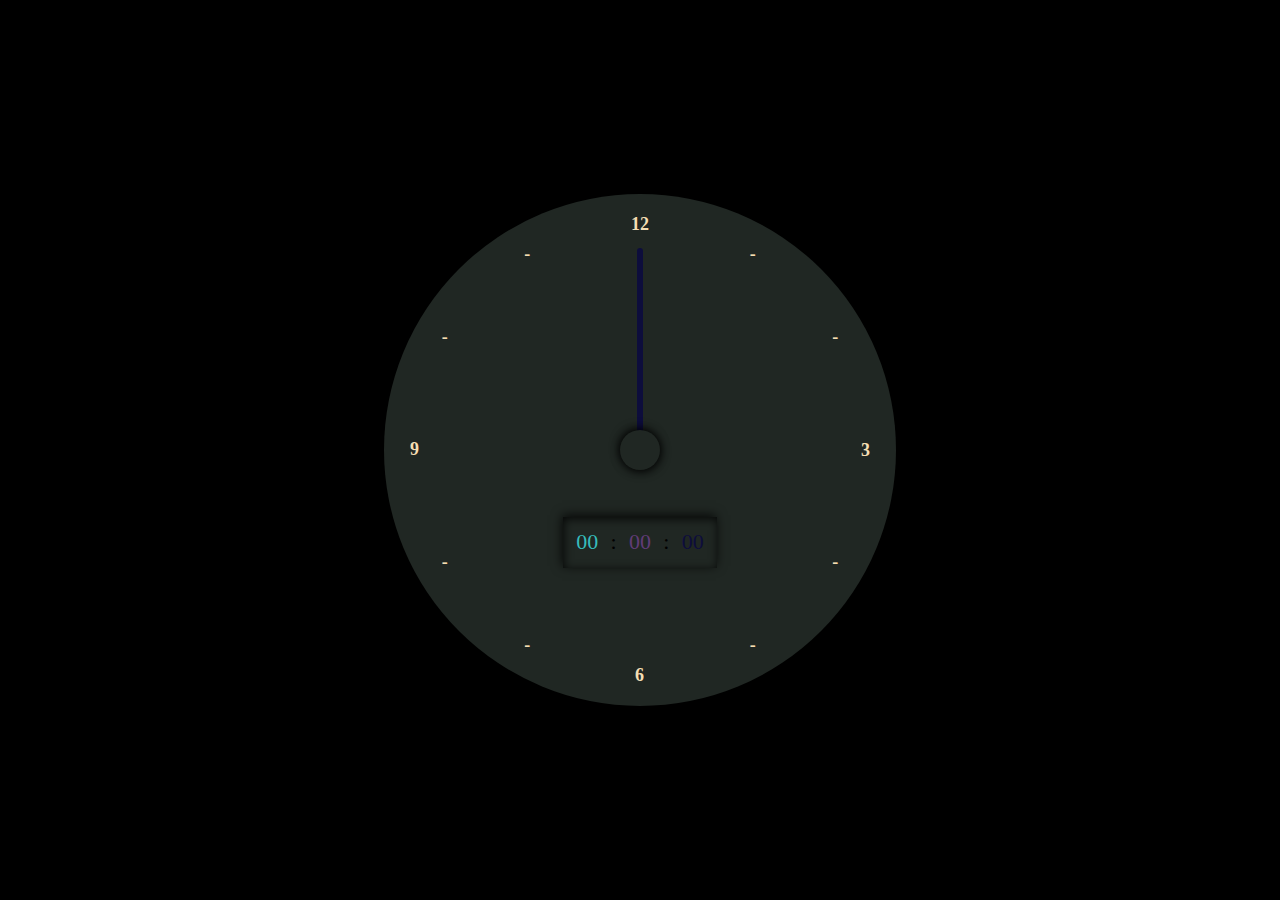
<file: Analog-clock/index.html>
<!DOCTYPE html>
<html lang="en">
<head>
    <meta charset="UTF-8">
    <meta name="viewport" content="width=device-width, initial-scale=1.0">
    <title>Document</title>
    <link rel="stylesheet" href="style.css">
</head>
<body>
<div class="clock">
  <div class="num" style="--v:1"><b>-</b></div>
  <div class="num" style="--v:2"><b>-</b></div>
  <div class="num" style="--v:3"><b>3</b></div>
  <div class="num" style="--v:4"><b>-</b></div>
  <div class="num" style="--v:5"><b>-</b></div>
  <div class="num" style="--v:6"><b>6</b></div>
  <div class="num" style="--v:7"><b>-</b></div>
  <div class="num" style="--v:8"><b>-</b></div>
  <div class="num" style="--v:9"><b>9</b></div>
  <div class="num" style="--v:10"><b>-</b></div>
  <div class="num" style="--v:11"><b>-</b></div>
  <div class="num" style="--v:12"><b>12</b></div>
  <div class="dot">
    </div>
      <div class="digi-clock">
        <div class="dh">00</div>:
        <div class="dm">00</div>:
        <div class="ds ">00</div>
  </div>
  <div class="hour-hand"></div>
  <div class="min-hand"></div>
  <div class="sec-hand"></div>
</div>
</body>
<script src="main.js"></script>
</html>
</file>
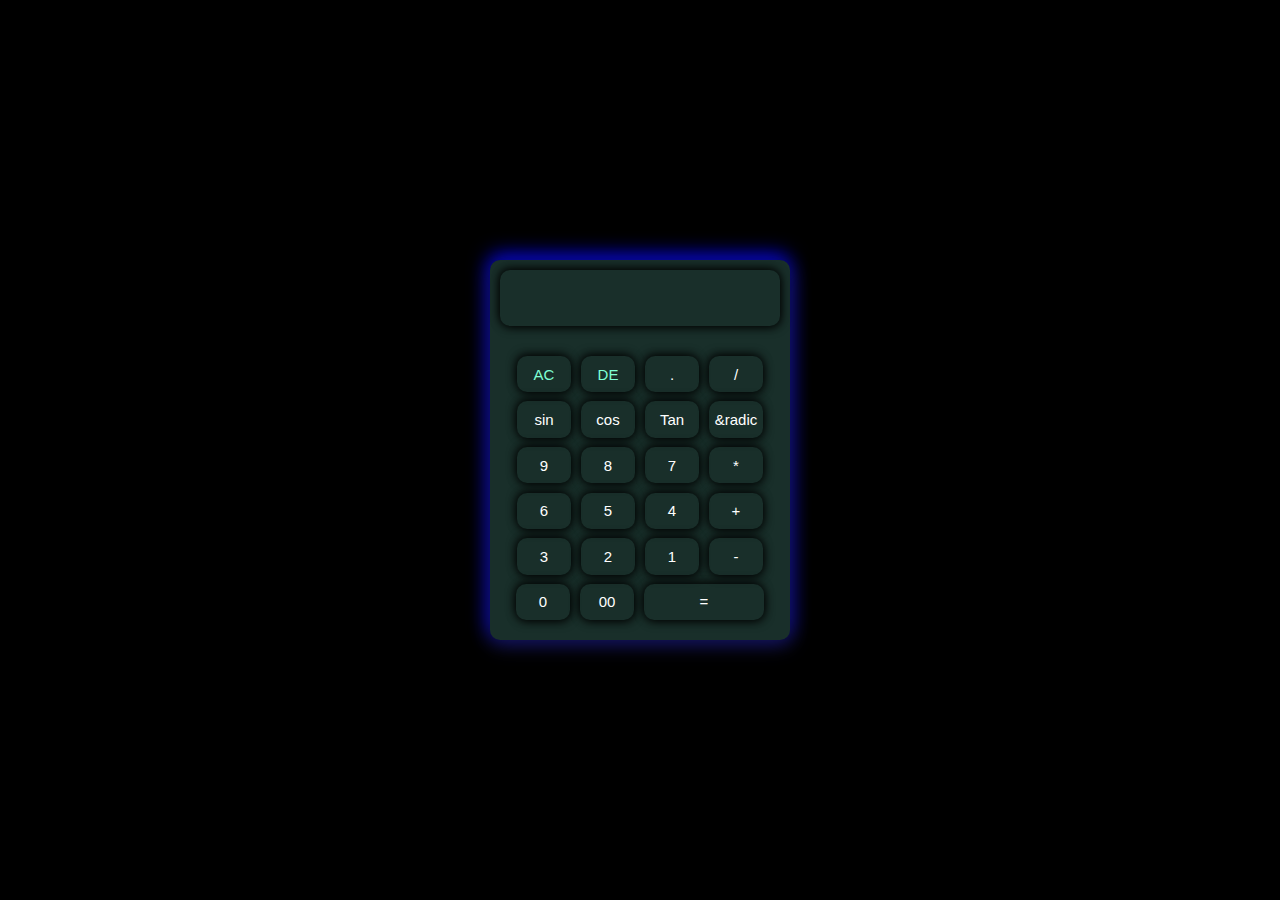
<file: Calculator/index.html>
<!DOCTYPE html>
<html lang="en">
<head>
    <meta charset="UTF-8">
    <meta name="viewport" content="width=device-width, initial-scale=1.0">
    <title>Document</title>
    <link rel="stylesheet" href="style.css">
</head>
<body>
    <div class="calculator">
        <div class="display">
            <input type="text" id="display">
        </div>
 <div class="buttons">
        <div class="row row1">
  <button onclick="document.querySelector('#display').value = ''" style="color: aquamarine;">AC</button>
  <button onclick="document.querySelector('#display').value = document.querySelector('#display').value.toString().slice(0,-1)" style="color: aquamarine;">DE</button>
  <button onclick="document.querySelector('#display').value+= '.'">.</button>
  <button onclick="document.querySelector('#display').value+= '/'">/</button>
        </div>
        <div class="row row2">
       <button onclick="sinf()">sin</button>
  <button onclick="cosf()" >cos</button>
  <button onclick="tanf()">Tan</button>
  <button onclick="sqrf()">&radic</button>
        </div>
        <div class="row row3">
            <button onclick="document.querySelector('#display').value+= 9">9</button>
  <button onclick="document.querySelector('#display').value+= 8">8</button>
  <button onclick="document.querySelector('#display').value+= 7">7</button>
  <button onclick="document.querySelector('#display').value+= '*'">*</button></div>
        <div class="row row4">
            <button onclick="document.querySelector('#display').value+= 6">6</button>
  <button onclick="document.querySelector('#display').value+= 5">5</button>
  <button onclick="document.querySelector('#display').value+= 4">4</button>
  <button onclick="document.querySelector('#display').value+= '+'">+</button></div>
        <div class="row row5">
            <button onclick="document.querySelector('#display').value+= 3">3</button>
  <button onclick="document.querySelector('#display').value+= 2">2</button>
  <button onclick="document.querySelector('#display').value+= 1">1</button>
  <button onclick="document.querySelector('#display').value+= '-'">-</button></div>
        <div class="row row6">
            <button onclick="document.querySelector('#display').value+= 0">0</button>
  <button onclick="document.querySelector('#display').value+= '00'">00</button>
  <button id="equal" onclick="document.querySelector('#display').
  value = eval(document.querySelector('#display').value)">=</button>
</div>
</div>
    </div>
</body>
<script src="main.js"></script>
</html>
</file>
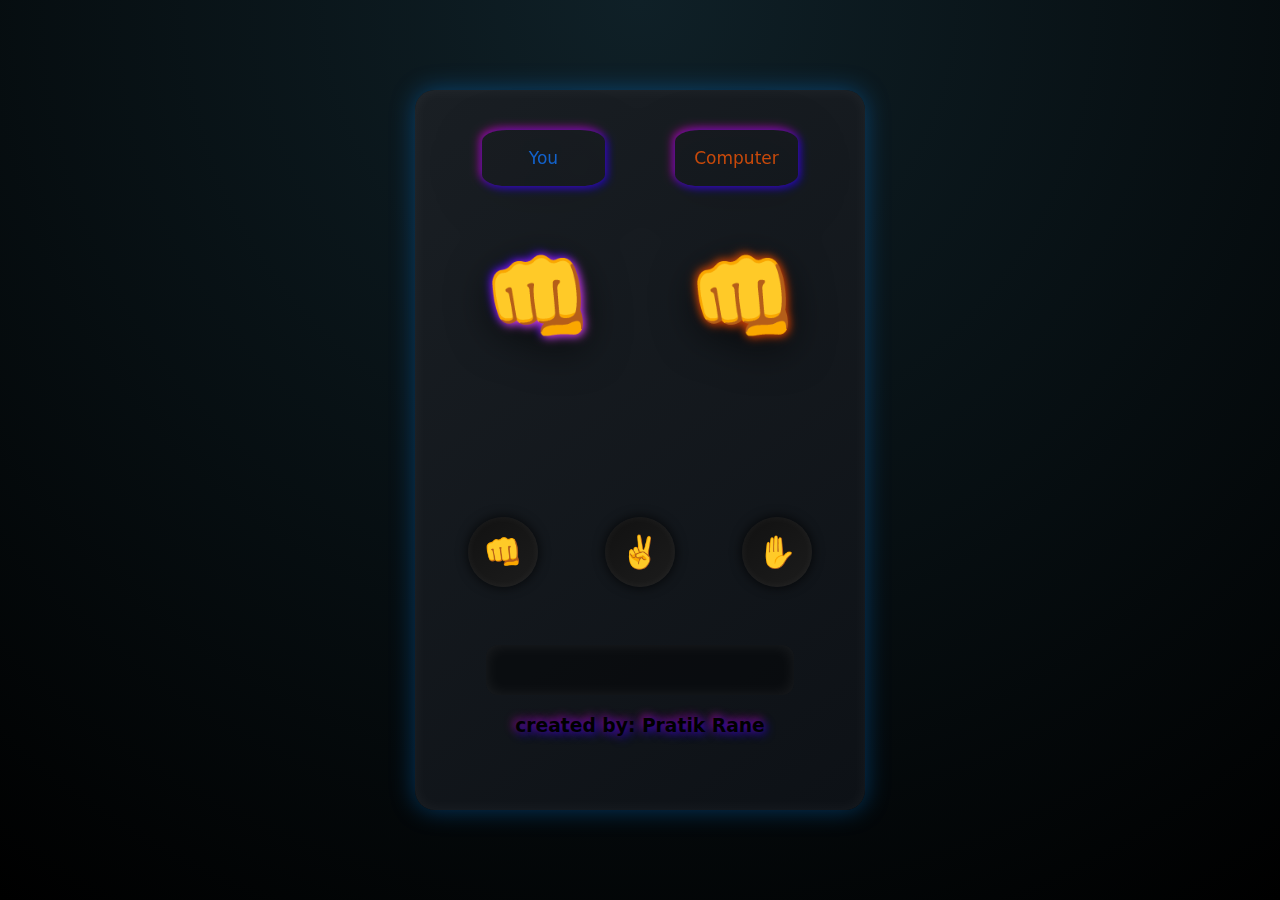
<file: stone-paper-scissors/index.html>
<!DOCTYPE html>
<html lang="en">
<head>
    <meta charset="UTF-8">
    <meta name="viewport" content="width=device-width, initial-scale=1.0">
    <title>Document</title>
    <link rel="stylesheet" href="style.css">
</head>
<body>
    <div class="game">
        
        <div class="hand">
            <div class="heading">
                <div class="you-heading">You</div>
                <div class="computer-heading">Computer</div>   
            </div>
        <div class="you">
         👊
        </div>
        <div class="come">
          👊
        </div>
        </div>
        <div class="choices">
   <div id="rock" class="choice"> 👊</div>
   <div id="scissor" class="choice">✌️</div>
   <div id="paper" class="choice">✋</div>
        </div>
        <div class="result">

        </div>
        <h3>created by: Pratik Rane</h3>
    </div>
</body>
<script src="main.js"></script>
</html>
</file>
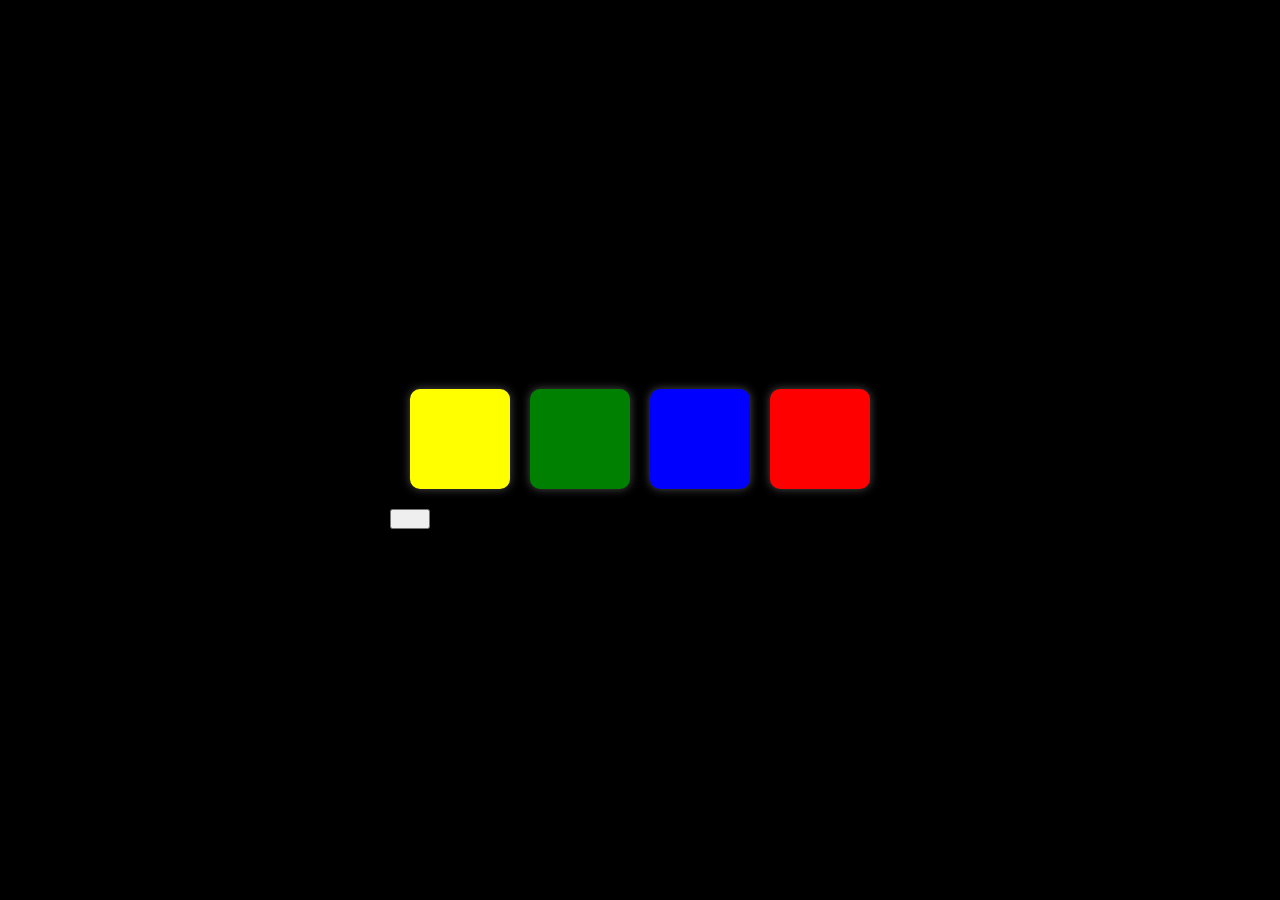
<file: background-color-changer/first.html>
<!DOCTYPE html>
<html lang="en">
<head>
    <meta charset="UTF-8">
    <meta name="viewport" content="width=device-width, initial-scale=1.0">
    <title>Document</title>
    <link rel="stylesheet" href="second.css">
</head>
<body>
    <div>
    <div class="container">
        <div id="yellow" class="box"></div>
        <div id="green" class="box"></div>
        <div  id="blue" class="box"></div>
        <div id="red" class="box"></div>
 
    </div>
    <button><Reset/button>
    </div>
</body>
<script src="last.js"></script>
</html>
</file>
<file: Analog-clock/style.css>
*{
    padding: 0;
    margin: 0;
    box-sizing: border-box;
}
body{
    background-color: black;
    width: 100vw;
    height: 100vh;
    display: flex;
    align-items: center;
    justify-content: center;
}
.clock{
    position: relative;
    width: 40vw;
    height: 40vw;
    background-color: rgb(32, 39, 35);
    border-radius: 50%;
     display: flex;
    align-items: center;
    justify-content: center;
    
}
.num{
    position: absolute;
    color: wheat;
    inset: 20px;
    text-align: center;
    transform: rotate(calc(30deg * var(--v)));
}
.num b{
    display: inline-block;
  transform: rotate(calc(-30deg * var(--v)));
  font-size: 18px;
}
.dot{
    position: absolute;
    height: 8%;
    width: 8%;
    background-color:rgb(32, 39, 35); 
    border-radius: 50%;
    box-shadow: 1px 2px 10px rgba(0,0,0,0.8),
    -1px -2px 10px rgba(0,0,0,0.8) ;
    z-index: 2;

}
.digi-clock{
    position: absolute;
     width: 30%;
    height: 10%;
    background-color: black;
    bottom: 27%;
    background: transparent;
     box-shadow: inset 1px 2px 10px rgba(0,0,0,0.8),
    -1px -2px 10px rgba(0,0,0,0.8) ;
 display: flex;
    align-items: center;
    justify-content: center;
    gap: 8%;
    font-size: 22px;
    
}
.dh{
      color:rgb(54, 188, 188) ;
}
.dm{
      color: rgb(97, 60, 119);
}
.ds{
      color: rgb(13, 13, 60);
}

.hour-hand,.min-hand,.sec-hand{
position: absolute;
background-color: black;
border-radius: 20px;
transform-origin: bottom;


}
.hour-hand{
    width: 1%;
    height: 30%;
    top: 20.5%;
    background-color:rgb(54, 188, 188);
}
.min-hand{
    width: 1%;
    height: 35%;
    top: 15.5%;
    background-color: rgb(97, 60, 119);
}
.sec-hand{
    width: 1%;
    height: 40%;
    top: 10.5%;
    background-color: rgb(13, 13, 60);
}
@media(max-width:760px){
    .clock{
        height: 80vw;
        width: 80vw;
    }
}
</file>
<file: Calculator/style.css>
*{
    margin: 0;
    padding: 0;
    box-sizing: border-box;

}
body{
    background-color: black;
    display: flex;
    align-items: center;
    justify-content: center;
    width: 100vw;
    height: 100vh;

}
.calculator{
    width: 80vw;
    max-width: 300px;
    height: 380px;
    background-color: rgb(25, 47, 42);
    box-shadow: 1px 5px 20px rgb(23, 23, 72),-1px -5px 20px blue;
    border-radius: 10px;
}
.display{
    width: 100%;
    height: 20%;
    display: flex;
    align-items: center;
    justify-content: center;
    padding: 10px;
    border-radius: 10px;
    

}
.display input{
    width: 100%;
    height: 100%;
        border-radius: 10px;
        box-shadow: 1px 2px 10px rgba(0, 0,0,0.8),-1px -2px 10px rgba(0, 0,0,0.8);
    background-color: transparent;
    border: none;
    color: white;
    padding: 10px;
    text-align: right;
    font-size: 27px;

}
.buttons{
width: 100%;
height: 80%;
display: flex;
align-items: center;
justify-content:center;
flex-direction: column;

}
.row{
    height: 15%;
    width: 100%;
    display: flex;
    align-items: center;
    justify-content: center;
    gap: 10px;
    
}
.row button{
width: 18%;
height: 80%;
    border-radius: 10px;
    box-shadow: 1px 2px 10px rgba(0, 0,0,0.8),-1px -2px 10px rgba(0, 0,0,0.8);
    background-color: transparent;
    border: none;
    color: white;
    cursor: pointer;
    font-size: 15px;

}
.row button:hover{
    box-shadow:inset 1px 2px 10px rgba(0, 0,0,0.8);
    font-size: small;
    color: rgba(255, 255, 255, 0.51);

}
#equal{
    width: 40%;
}
</file>
<file: stone-paper-scissors/style.css>
*{
    margin: 0;
    padding: 0;
    box-sizing: border-box;
    font-family: 'Poppins', system-ui, sans-serif;
}

body{
    width: 100vw;
    height: 100vh;
    background: radial-gradient(circle at top, #0f2027, #000);
    display: flex;
    align-items: center;
    justify-content: center;
}

.game{
    width: 80vw;
    height: 80vh;
    max-width: 450px;
    background: linear-gradient(145deg, #1a1f24, #0d1116);
    border-radius: 20px;
    display: flex;
    flex-direction: column;
    align-items: center;
    box-shadow:
        0 0 25px rgba(0, 140, 255, 0.35),
        inset 0 0 15px rgba(255,255,255,0.05);
    padding: 20px;
}

.hand{
    width: 100%;
    height: 55%;
    display: flex;
    align-items: center;
    justify-content: space-around;
    font-size: 90px;
    filter: drop-shadow(0 10px 20px rgba(0,0,0,0.6));
}

.choices{
    width: 100%;
    height: 20%;
    display: flex;
    align-items: center;
    justify-content: space-around;
}

.choice{
    width: 70px;
    height: 70px;
    border-radius: 50%;
    background: linear-gradient(145deg, #111, #1c1c1c);
    display: flex;
    align-items: center;
    justify-content: center;
    font-size: 32px;
    cursor: pointer;
    transition: transform 0.25s ease, box-shadow 0.25s ease;
    box-shadow:
        0 0 12px rgba(0,0,0,0.8),
        inset 0 0 8px rgba(255,255,255,0.05);
}

.choice:hover{
    transform: translateY(-6px) scale(1.08);
    box-shadow:
        0 0 20px rgba(0,140,255,0.8),
        inset 0 0 12px rgba(255,255,255,0.15);
}

.choice:active{
    transform: scale(0.95);
}

.result{
    width: 75%;
    height: 50px;
    margin-top: 25px;
    border-radius: 12px;
    display: flex;
    align-items: center;
    justify-content: center;
    font-weight: 600;
    letter-spacing: 1px;
    background: rgba(0,0,0,0.4);
    box-shadow: inset 0 0 15px rgba(255,255,255,0.08);
}

.win{
    color: #00ff9c;
    box-shadow:
        inset 0 0 20px rgba(0,255,156,0.6),
        0 0 20px rgba(0,255,156,0.4);
}

.draw{
    color: #ff4dff;
    box-shadow:
        inset 0 0 20px rgba(255,77,255,0.6),
        0 0 20px rgba(255,77,255,0.4);
}

.loss{
    color: #ff3b3b;
    box-shadow:
        inset 0 0 20px rgba(255,59,59,0.6),
        0 0 20px rgba(255,59,59,0.4);
}

@keyframes shake {
    0%,100%{ transform: translateY(0); }
    25%{ transform: translateY(12px); }
    75%{ transform: translateY(-12px); }
}

.you,.come{
    animation: shake 0.6s ease-in-out;
}

.you{
    text-shadow: 2px 2px 10px rgba(255, 77, 255, 0.8),
    -2px -2px 10px rgba(64, 0, 255,0.8);
}
.come{
    text-shadow: 2px 2px 10px rgba(216, 65, 5, 0.8),
    -2px -2px 10px rgba(217, 76, 10, 0.8);
}
.heading{
    width: 100%;
    height: 15% ;
    position: absolute;
    font-size: 17px;
    display: flex;
    align-items: center;
    justify-content: center;
    top: 20px;
    gap: 70px;
}
.you-heading,.computer-heading{
   width: 30%;
   height: 100%;
   display: flex;
   align-items: center;
   justify-content: center;
    box-shadow:
        0 0 12px rgba(0,0,0,0.8),
        inset 0 0 8px rgba(255,255,255,0.05);
        border-radius: 20%;
   
}
.you-heading{
    color: rgb(18, 98, 204);
    box-shadow: 2px 2px 10px rgba(12, 5, 216, 0.8),
    -2px -2px 10px rgba(217, 10, 179, 0.8);
}
.computer-heading{
    color: rgb(200, 73, 10);

     box-shadow: 2px 2px 10px rgba(12, 5, 216, 0.8),
    -2px -2px 10px rgba(217, 10, 179, 0.8);
}
h3{
    padding-top: 20px;
   
    text-shadow: 2px 2px 10px rgba(12, 5, 216, 0.8),
    -2px -2px 10px rgba(217, 10, 179, 0.8);
}
</file>
<file: background-color-changer/second.css>
* {
    margin: 0;
    padding: 0;
    box-sizing: border-box;
}

body {
    display: flex;
    justify-content: center;
    align-items: center;
    height: 100vh;
    background-color: black;
   
    font-family: Arial, sans-serif;
}

.container {
    display: flex;
    gap: 20px;
    padding: 20px;
    border-radius: 10px;
}

.box {
    height: 100px;
    width: 100px;
    border-radius: 10px;
    box-shadow: 0 0 10px rgba(255, 255, 255, 0.3);
    transition: transform 0.3s ease, box-shadow 0.3s ease;
}

.box:hover {
    transform: scale(1.1);
    box-shadow: 0 0 20px rgba(255, 255, 255, 0.6);
}

#yellow {
    background-color: yellow;
}

#green {
    background-color: green;
}

#blue {
    background-color: blue;
}

#red {
    background-color: red;
}

button{
    width: 40px;
    height: 20px;
    color: brown;
}
</file>
